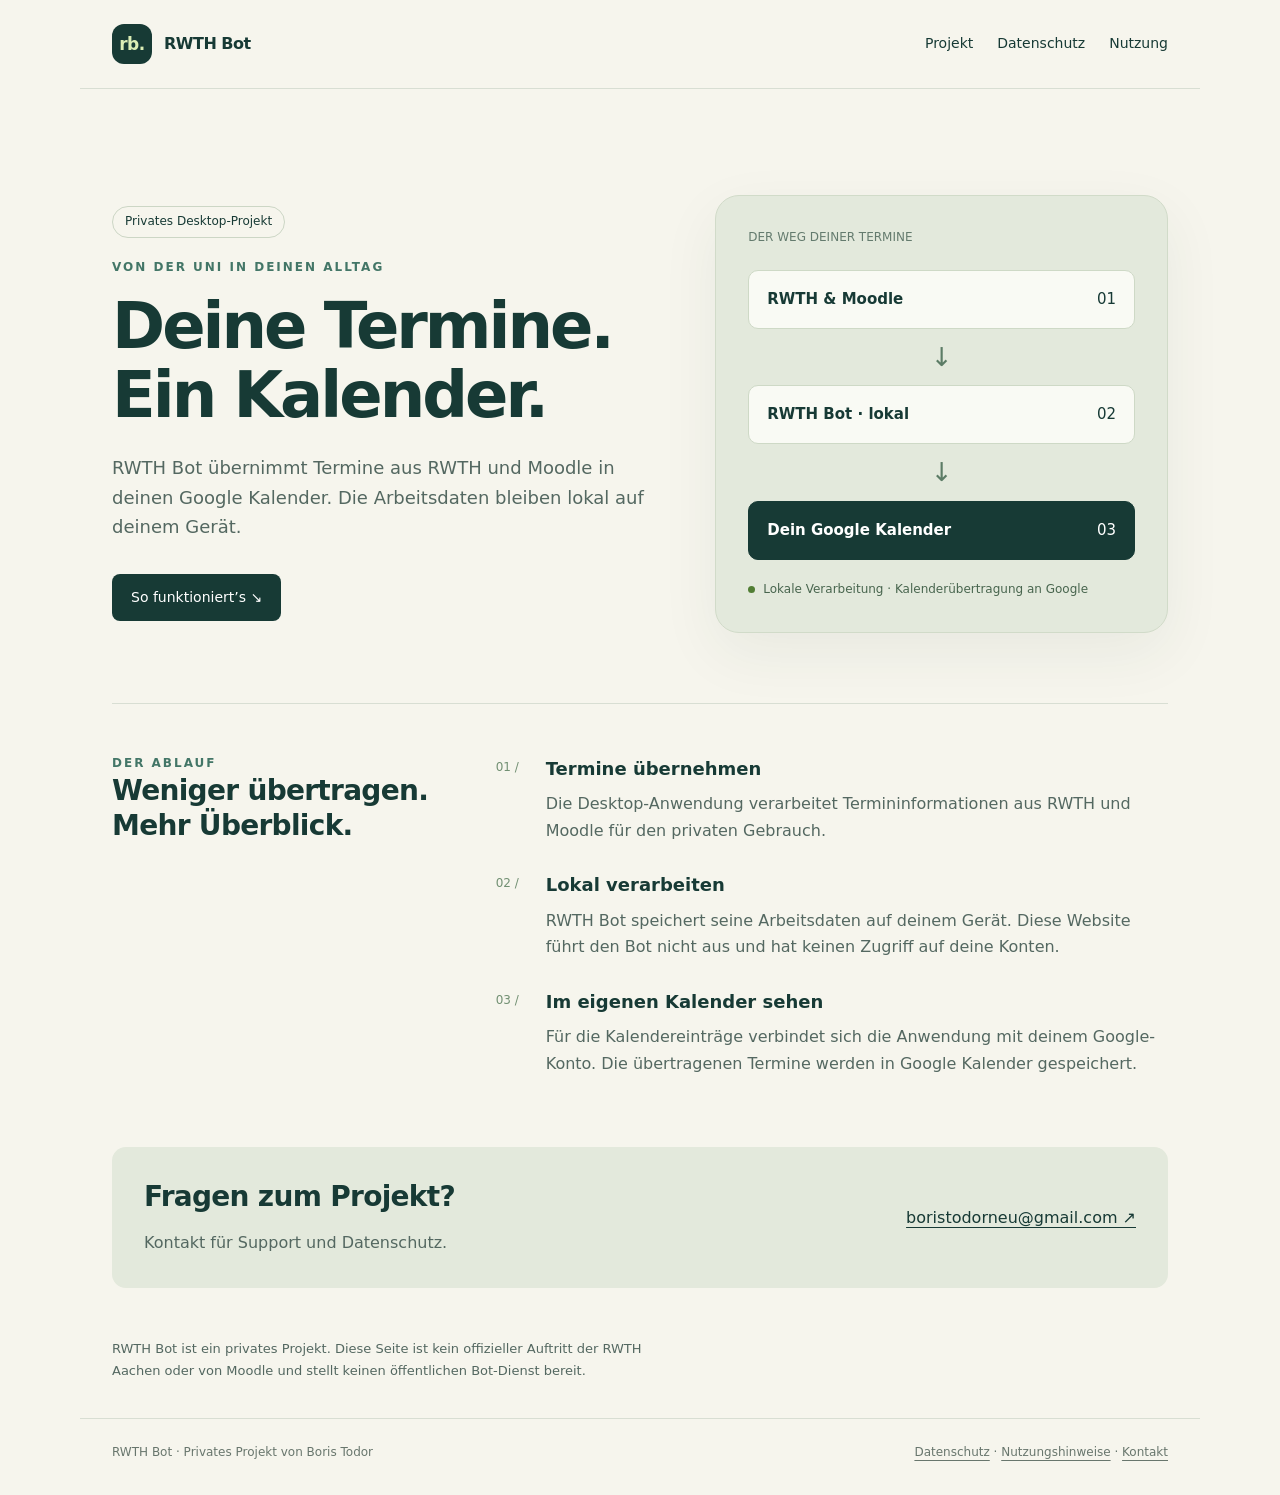
<file: index.html>
<!doctype html>
<html lang="de"><head><meta charset="utf-8"><meta name="viewport" content="width=device-width,initial-scale=1"><meta name="description" content="RWTH Bot ist ein privates Desktop-Projekt, das Termine aus RWTH und Moodle in den eigenen Google Kalender übernimmt."><title>Deine Uni-Termine im Kalender · RWTH Bot</title><link rel="stylesheet" href="style.css"><meta name="theme-color" content="#173a35"></head><body><header><a class="brand" href="./"><span class="mark" aria-hidden="true">rb.</span>RWTH Bot</a><nav aria-label="Hauptnavigation"><a href="./">Projekt</a><a href="datenschutz.html">Datenschutz</a><a href="nutzung.html">Nutzung</a></nav></header><main><section class="hero"><div><span class="pill">Privates Desktop-Projekt</span><div class="eyebrow">Von der Uni in deinen Alltag</div><h1>Deine Termine.<br>Ein Kalender.</h1><p class="intro">RWTH Bot übernimmt Termine aus RWTH und Moodle in deinen Google Kalender. Die Arbeitsdaten bleiben lokal auf deinem Gerät.</p><a class="button" href="#ablauf">So funktioniert’s <span aria-hidden="true">↘</span></a></div><div class="diagram" aria-label="Ablauf: RWTH und Moodle werden lokal verarbeitet und Termine in Google Kalender eingetragen."><div class="flow-label">DER WEG DEINER TERMINE</div><div class="source"><strong>RWTH &amp; Moodle</strong><span>01</span></div><div class="arrow" aria-hidden="true">↓</div><div class="source"><strong>RWTH Bot · lokal</strong><span>02</span></div><div class="arrow" aria-hidden="true">↓</div><div class="source highlight"><strong>Dein Google Kalender</strong><span>03</span></div><div class="local"><span class="dot"></span>Lokale Verarbeitung · Kalenderübertragung an Google</div></div></section><section class="details" id="ablauf"><div><div class="eyebrow">Der Ablauf</div><h2>Weniger übertragen.<br>Mehr Überblick.</h2></div><div class="steps"><div class="step"><span class="number">01 /</span><div><h3>Termine übernehmen</h3><p>Die Desktop-Anwendung verarbeitet Termininformationen aus RWTH und Moodle für den privaten Gebrauch.</p></div></div><div class="step"><span class="number">02 /</span><div><h3>Lokal verarbeiten</h3><p>RWTH Bot speichert seine Arbeitsdaten auf deinem Gerät. Diese Website führt den Bot nicht aus und hat keinen Zugriff auf deine Konten.</p></div></div><div class="step"><span class="number">03 /</span><div><h3>Im eigenen Kalender sehen</h3><p>Für die Kalendereinträge verbindet sich die Anwendung mit deinem Google-Konto. Die übertragenen Termine werden in Google Kalender gespeichert.</p></div></div></div></section><section class="contact"><div><h2>Fragen zum Projekt?</h2><p>Kontakt für Support und Datenschutz.</p></div><a href="mailto:boristodorneu@gmail.com">boristodorneu@gmail.com ↗</a></section><p class="intro" style="font-size:13px">RWTH Bot ist ein privates Projekt. Diese Seite ist kein offizieller Auftritt der RWTH Aachen oder von Moodle und stellt keinen öffentlichen Bot-Dienst bereit.</p></main><footer><span>RWTH Bot · Privates Projekt von Boris Todor</span><span><a href="datenschutz.html">Datenschutz</a> · <a href="nutzung.html">Nutzungshinweise</a> · <a href="mailto:boristodorneu@gmail.com">Kontakt</a></span></footer></body></html>
</file>
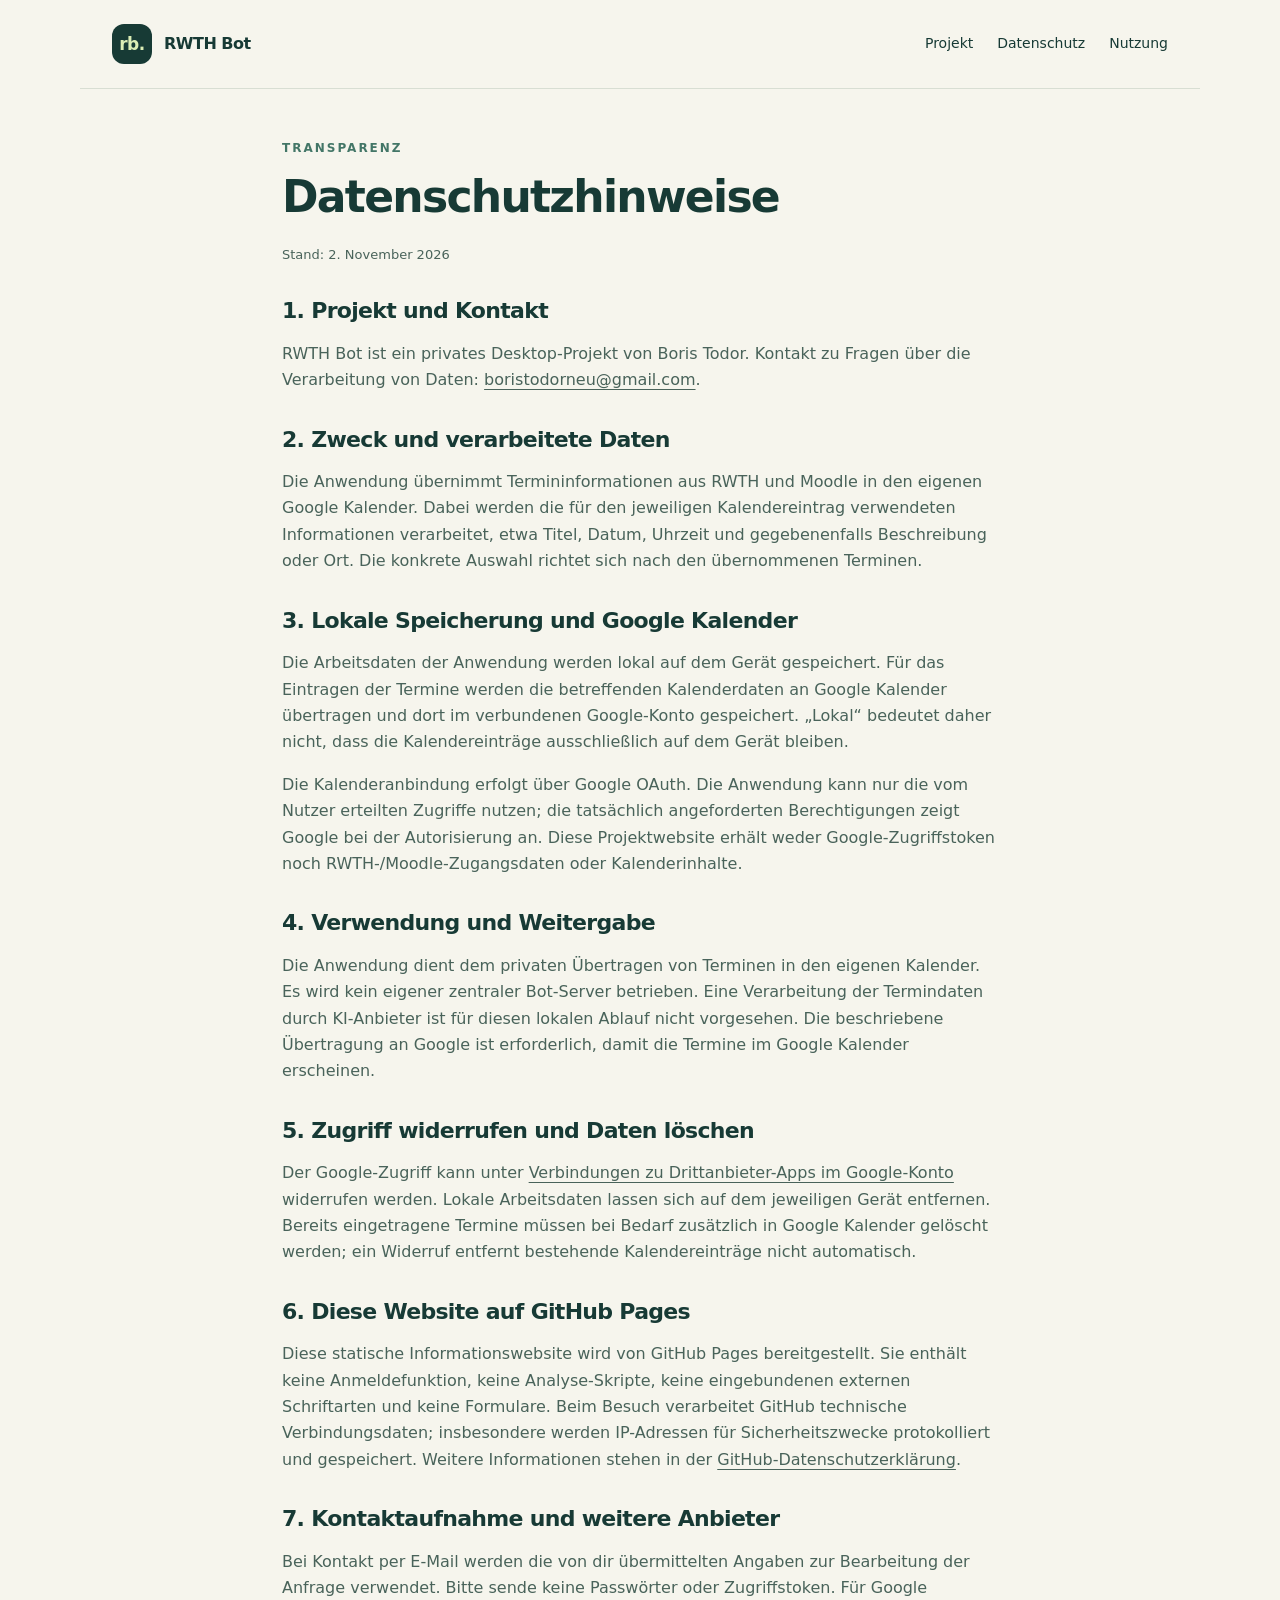
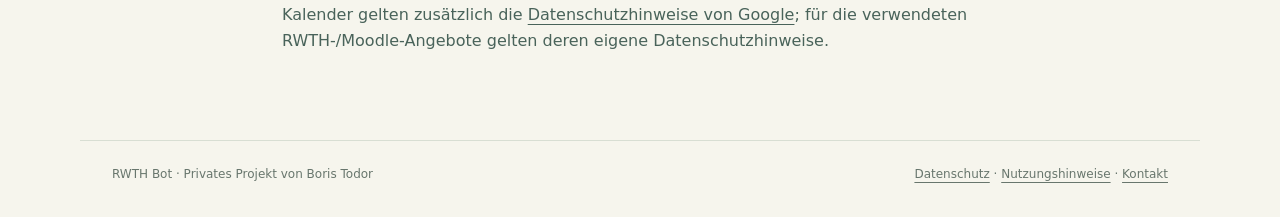
<file: datenschutz.html>
<!doctype html>
<html lang="de"><head><meta charset="utf-8"><meta name="viewport" content="width=device-width,initial-scale=1"><meta name="description" content="Datenschutzhinweise zur Projektwebsite und zur privaten Desktop-Anwendung RWTH Bot."><title>Datenschutzhinweise · RWTH Bot</title><link rel="stylesheet" href="style.css"><meta name="theme-color" content="#173a35"></head><body><header><a class="brand" href="./"><span class="mark" aria-hidden="true">rb.</span>RWTH Bot</a><nav aria-label="Hauptnavigation"><a href="./">Projekt</a><a href="datenschutz.html">Datenschutz</a><a href="nutzung.html">Nutzung</a></nav></header><main class="document"><div class="eyebrow">Transparenz</div><h1>Datenschutzhinweise</h1><p class="date">Stand: 2. November 2026</p><h2>1. Projekt und Kontakt</h2><p>RWTH Bot ist ein privates Desktop-Projekt von Boris Todor. Kontakt zu Fragen über die Verarbeitung von Daten: <a href="mailto:boristodorneu@gmail.com">boristodorneu@gmail.com</a>.</p><h2>2. Zweck und verarbeitete Daten</h2><p>Die Anwendung übernimmt Termininformationen aus RWTH und Moodle in den eigenen Google Kalender. Dabei werden die für den jeweiligen Kalendereintrag verwendeten Informationen verarbeitet, etwa Titel, Datum, Uhrzeit und gegebenenfalls Beschreibung oder Ort. Die konkrete Auswahl richtet sich nach den übernommenen Terminen.</p><h2>3. Lokale Speicherung und Google Kalender</h2><p>Die Arbeitsdaten der Anwendung werden lokal auf dem Gerät gespeichert. Für das Eintragen der Termine werden die betreffenden Kalenderdaten an Google Kalender übertragen und dort im verbundenen Google-Konto gespeichert. „Lokal“ bedeutet daher nicht, dass die Kalendereinträge ausschließlich auf dem Gerät bleiben.</p><p>Die Kalenderanbindung erfolgt über Google OAuth. Die Anwendung kann nur die vom Nutzer erteilten Zugriffe nutzen; die tatsächlich angeforderten Berechtigungen zeigt Google bei der Autorisierung an. Diese Projektwebsite erhält weder Google-Zugriffstoken noch RWTH-/Moodle-Zugangsdaten oder Kalenderinhalte.</p><h2>4. Verwendung und Weitergabe</h2><p>Die Anwendung dient dem privaten Übertragen von Terminen in den eigenen Kalender. Es wird kein eigener zentraler Bot-Server betrieben. Eine Verarbeitung der Termindaten durch KI-Anbieter ist für diesen lokalen Ablauf nicht vorgesehen. Die beschriebene Übertragung an Google ist erforderlich, damit die Termine im Google Kalender erscheinen.</p><h2>5. Zugriff widerrufen und Daten löschen</h2><p>Der Google-Zugriff kann unter <a href="https://myaccount.google.com/connections">Verbindungen zu Drittanbieter-Apps im Google-Konto</a> widerrufen werden. Lokale Arbeitsdaten lassen sich auf dem jeweiligen Gerät entfernen. Bereits eingetragene Termine müssen bei Bedarf zusätzlich in Google Kalender gelöscht werden; ein Widerruf entfernt bestehende Kalendereinträge nicht automatisch.</p><h2>6. Diese Website auf GitHub Pages</h2><p>Diese statische Informationswebsite wird von GitHub Pages bereitgestellt. Sie enthält keine Anmeldefunktion, keine Analyse-Skripte, keine eingebundenen externen Schriftarten und keine Formulare. Beim Besuch verarbeitet GitHub technische Verbindungsdaten; insbesondere werden IP-Adressen für Sicherheitszwecke protokolliert und gespeichert. Weitere Informationen stehen in der <a href="https://docs.github.com/en/site-policy/privacy-policies/github-general-privacy-statement">GitHub-Datenschutzerklärung</a>.</p><h2>7. Kontaktaufnahme und weitere Anbieter</h2><p>Bei Kontakt per E-Mail werden die von dir übermittelten Angaben zur Bearbeitung der Anfrage verwendet. Bitte sende keine Passwörter oder Zugriffstoken. Für Google Kalender gelten zusätzlich die <a href="https://policies.google.com/privacy?hl=de">Datenschutzhinweise von Google</a>; für die verwendeten RWTH-/Moodle-Angebote gelten deren eigene Datenschutzhinweise.</p></main><footer><span>RWTH Bot · Privates Projekt von Boris Todor</span><span><a href="datenschutz.html">Datenschutz</a> · <a href="nutzung.html">Nutzungshinweise</a> · <a href="mailto:boristodorneu@gmail.com">Kontakt</a></span></footer></body></html>
</file>
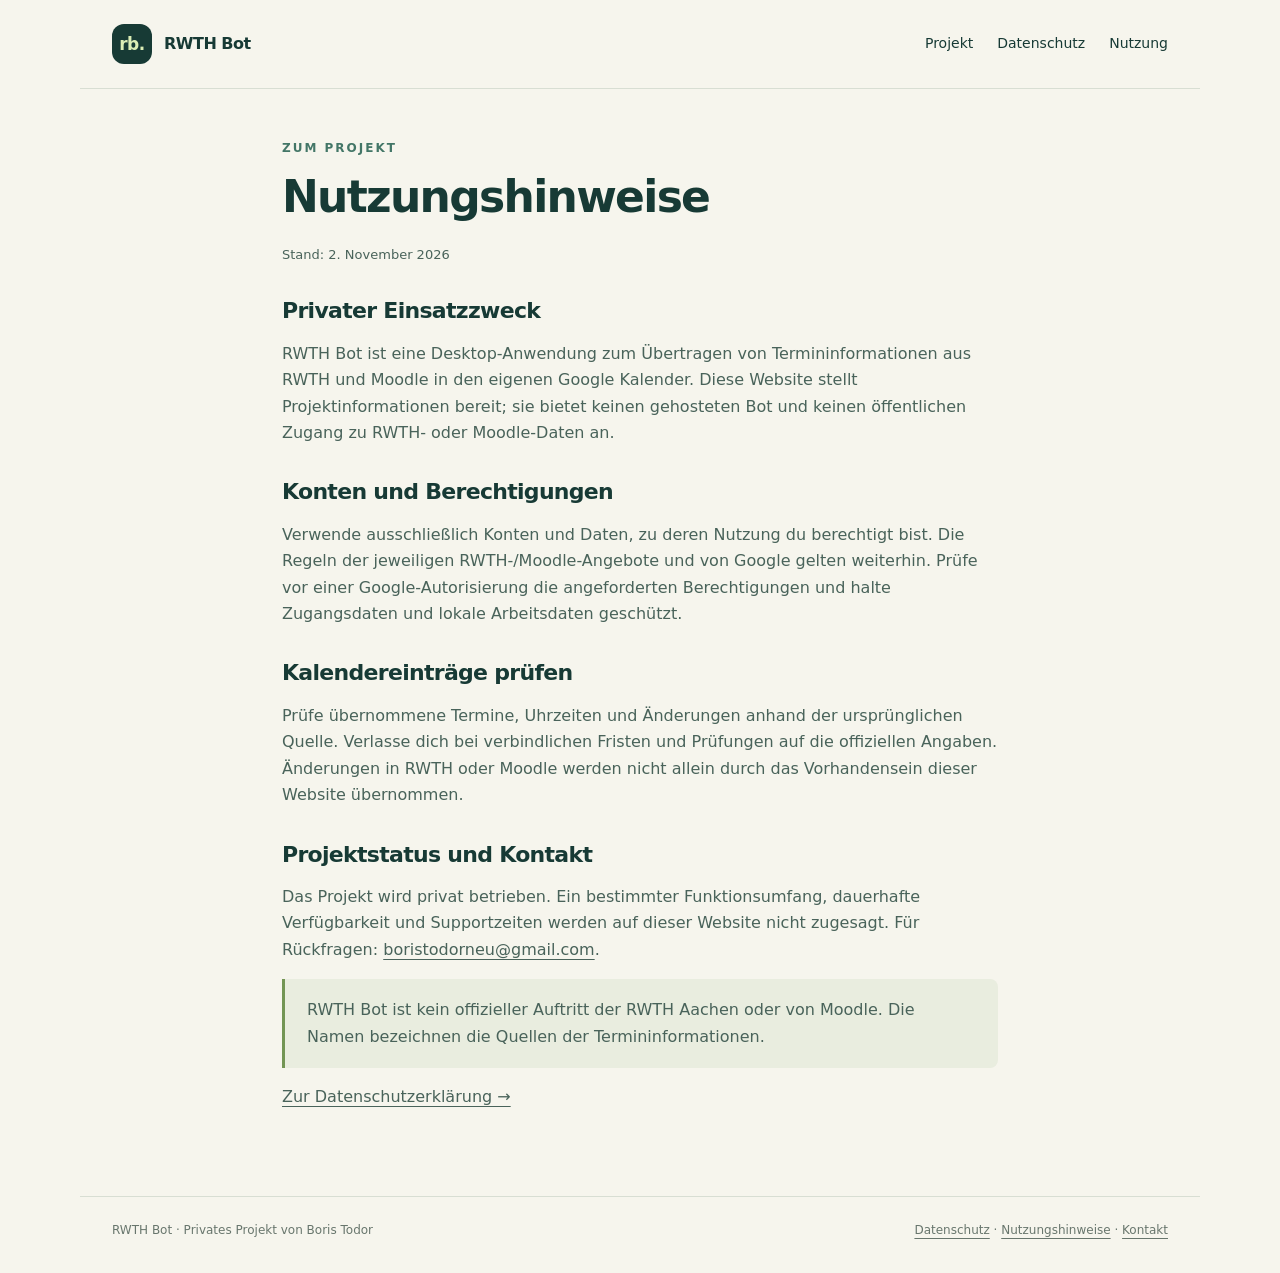
<file: nutzung.html>
<!doctype html>
<html lang="de"><head><meta charset="utf-8"><meta name="viewport" content="width=device-width,initial-scale=1"><meta name="description" content="Hinweise zur privaten Nutzung des RWTH Bot."><title>Nutzungshinweise · RWTH Bot</title><link rel="stylesheet" href="style.css"><meta name="theme-color" content="#173a35"></head><body><header><a class="brand" href="./"><span class="mark" aria-hidden="true">rb.</span>RWTH Bot</a><nav aria-label="Hauptnavigation"><a href="./">Projekt</a><a href="datenschutz.html">Datenschutz</a><a href="nutzung.html">Nutzung</a></nav></header><main class="document"><div class="eyebrow">Zum Projekt</div><h1>Nutzungshinweise</h1><p class="date">Stand: 2. November 2026</p><h2>Privater Einsatzzweck</h2><p>RWTH Bot ist eine Desktop-Anwendung zum Übertragen von Termininformationen aus RWTH und Moodle in den eigenen Google Kalender. Diese Website stellt Projektinformationen bereit; sie bietet keinen gehosteten Bot und keinen öffentlichen Zugang zu RWTH- oder Moodle-Daten an.</p><h2>Konten und Berechtigungen</h2><p>Verwende ausschließlich Konten und Daten, zu deren Nutzung du berechtigt bist. Die Regeln der jeweiligen RWTH-/Moodle-Angebote und von Google gelten weiterhin. Prüfe vor einer Google-Autorisierung die angeforderten Berechtigungen und halte Zugangsdaten und lokale Arbeitsdaten geschützt.</p><h2>Kalendereinträge prüfen</h2><p>Prüfe übernommene Termine, Uhrzeiten und Änderungen anhand der ursprünglichen Quelle. Verlasse dich bei verbindlichen Fristen und Prüfungen auf die offiziellen Angaben. Änderungen in RWTH oder Moodle werden nicht allein durch das Vorhandensein dieser Website übernommen.</p><h2>Projektstatus und Kontakt</h2><p>Das Projekt wird privat betrieben. Ein bestimmter Funktionsumfang, dauerhafte Verfügbarkeit und Supportzeiten werden auf dieser Website nicht zugesagt. Für Rückfragen: <a href="mailto:boristodorneu@gmail.com">boristodorneu@gmail.com</a>.</p><p class="note">RWTH Bot ist kein offizieller Auftritt der RWTH Aachen oder von Moodle. Die Namen bezeichnen die Quellen der Termininformationen.</p><p><a href="datenschutz.html">Zur Datenschutzerklärung →</a></p></main><footer><span>RWTH Bot · Privates Projekt von Boris Todor</span><span><a href="datenschutz.html">Datenschutz</a> · <a href="nutzung.html">Nutzungshinweise</a> · <a href="mailto:boristodorneu@gmail.com">Kontakt</a></span></footer></body></html>
</file>
<file: style.css>
:root{font-family:Inter,system-ui,-apple-system,BlinkMacSystemFont,"Segoe UI",sans-serif;color:#173a35;background:#f6f5ed;line-height:1.65}*{box-sizing:border-box}body{margin:0}a{color:inherit;text-underline-offset:4px}a:hover{color:#177b67}header,main,footer{max-width:1120px;margin:auto;padding:24px 32px}header{display:flex;align-items:center;justify-content:space-between;border-bottom:1px solid #d8ded3;gap:24px}.brand{display:flex;align-items:center;gap:12px;text-decoration:none;font-weight:750;letter-spacing:-.5px}.mark{display:grid;place-items:center;background:#173a35;color:#dbedb5;border-radius:12px;width:40px;height:40px;font-size:17px}nav{display:flex;gap:24px;font-size:14px}nav a{text-decoration:none}.hero{padding:82px 0 70px;display:grid;grid-template-columns:1.2fr 1fr;gap:60px;align-items:center}.eyebrow{font-size:12px;font-weight:700;letter-spacing:2px;text-transform:uppercase;color:#437667}.pill{display:inline-block;border:1px solid #ccd6c5;border-radius:30px;padding:5px 12px;margin-bottom:20px;font-size:12px}h1{font-size:clamp(40px,5vw,68px);line-height:1.07;letter-spacing:-3px;font-weight:650;margin:14px 0 24px}h2{font-size:28px;line-height:1.25;letter-spacing:-.7px;margin:0 0 16px}h3{font-size:18px;margin:0 0 8px}.intro{color:#546861;font-size:18px;max-width:540px}.button{display:inline-block;text-decoration:none;background:#173a35;color:#fff;border-radius:8px;padding:12px 19px;margin-top:14px;font-size:14px}.button:hover{color:#dbedb5}.diagram{border-radius:24px;background:#e3e9dc;border:1px solid #d1dbc9;padding:32px;box-shadow:0 20px 60px #193d3510}.flow-label{font-size:12px;color:#647b6e;margin-bottom:22px}.source{display:flex;justify-content:space-between;background:#f9faf4;border:1px solid #ced9c6;border-radius:10px;padding:16px 18px;font-size:15px}.arrow{font-size:26px;text-align:center;padding:7px;color:#5c7c66}.source.highlight{background:#173a35;color:#fff;border-color:#173a35}.local{display:flex;align-items:center;gap:8px;font-size:12px;padding-top:20px;color:#48654e}.dot{width:7px;height:7px;background:#517e34;border-radius:50%;display:inline-block}.details{padding:50px 0;border-top:1px solid #d8ded3;display:grid;grid-template-columns:.65fr 1.35fr;gap:60px}.steps{display:grid;gap:26px}.step{display:grid;grid-template-columns:34px 1fr;gap:16px}.number{font-size:12px;padding-top:4px;color:#729073}.step p{margin:0;color:#546861}.contact{background:#e3e9dc;padding:32px;border-radius:14px;margin:20px 0 50px;display:flex;justify-content:space-between;gap:24px;align-items:center}.contact p{margin:0;color:#546861}footer{border-top:1px solid #d8ded3;color:#68766d;font-size:12px;display:flex;justify-content:space-between;gap:20px;padding-bottom:32px}.document{max-width:780px;padding-top:50px;padding-bottom:70px}.document h1{font-size:44px;letter-spacing:-1.7px}.document h2{font-size:22px;margin-top:32px}.document p,.document li{color:#49635a}.document .date{font-size:13px}.note{padding:18px 22px;border-left:3px solid #739554;background:#e9eddf;border-radius:0 8px 8px 0}a:focus-visible{outline:3px solid #83a94e;outline-offset:5px}@media(max-width:700px){header,main,footer{padding-left:22px;padding-right:22px}header{align-items:flex-start}nav{gap:12px;flex-wrap:wrap;justify-content:flex-end;font-size:12px}.hero{grid-template-columns:1fr;gap:30px;padding:45px 0}h1{letter-spacing:-2px}.details{grid-template-columns:1fr;gap:20px;padding:32px 0}.contact,footer{flex-direction:column;align-items:flex-start}.diagram{padding:24px}.document h1{font-size:36px}}
</file>
